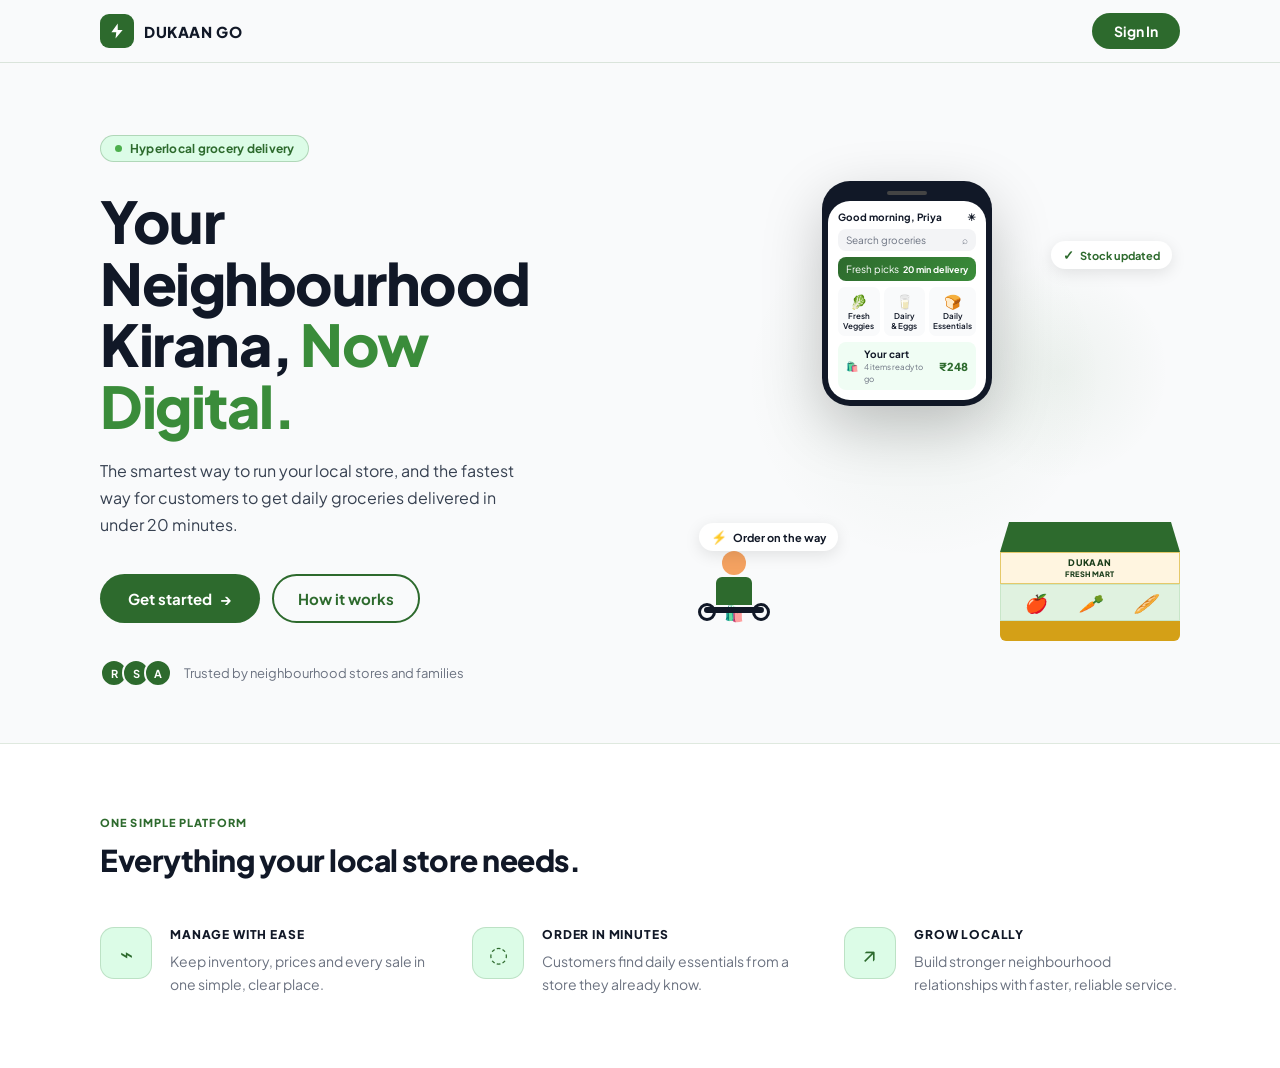
<file: frontend/index.html>
<!DOCTYPE html>

<html lang="en">

<head>

  <meta charset="UTF-8">

  <meta name="viewport" content="width=device-width, initial-scale=1.0, viewport-fit=cover">

  <title>Dukaan Go — Your Neighbourhood Kirana, Now Digital</title>

  <meta name="description" content="Manage your local kirana store and order daily groceries with Dukaan Go.">

  <link rel="preconnect" href="https://fonts.googleapis.com">

  <link rel="preconnect" href="https://fonts.gstatic.com" crossorigin>

  <link href="https://fonts.googleapis.com/css2?family=Plus+Jakarta+Sans:wght@400;500;600;700;800&display=swap" rel="stylesheet">

  <link rel="stylesheet" href="css/landing.css">

</head>

<body class="landing-page">

  <header class="landing-nav"><div class="landing-shell landing-nav__inner">

    <a href="index.html" class="landing-brand" aria-label="Dukaan Go home"><span class="landing-brand__icon" aria-hidden="true"><svg viewBox="0 0 24 24"><path d="M13 2 4.5 13.5H11L10 22l9.5-11.5H13V2Z"/></svg></span><span class="landing-brand__name">DUKAAN GO</span></a>

    <button class="landing-signin" id="signInTrigger" type="button" aria-haspopup="dialog" aria-controls="signInDialog">Sign In</button>

  </div></header>

  <main>

    <section class="landing-hero"><div class="landing-shell landing-hero__grid">

      <div class="landing-hero__content">

        <p class="landing-badge"><span class="landing-badge__dot" aria-hidden="true"></span>Hyperlocal grocery delivery</p>

        <h1 class="landing-headline">Your<br>Neighbourhood<br>Kirana, <span class="accent">Now Digital.</span></h1>

        <p class="landing-subtext">The smartest way to run your local store, and the fastest way for customers to get daily groceries delivered in under 20 minutes.</p>

        <div class="landing-hero__actions"><button class="landing-primary-action" type="button" data-open-signin>Get started <span aria-hidden="true">→</span></button><a class="landing-secondary-action" href="#how-it-works">How it works</a></div>

        <div class="landing-trust"><span class="landing-trust__avatars" aria-hidden="true"><i>R</i><i>S</i><i>A</i></span><span>Trusted by neighbourhood stores and families</span></div>

      </div>

      <div class="landing-scene" aria-label="Dukaan Go grocery delivery illustration">

        <div class="landing-scene__leaf leaf-one"></div><div class="landing-scene__leaf leaf-two"></div>

        <div class="landing-phone"><div class="landing-phone__speaker"></div><div class="landing-phone__screen"><div class="phone-top"><strong>Good morning, Priya</strong><span>☀</span></div><div class="phone-search">Search groceries <span>⌕</span></div><div class="phone-banner"><span>Fresh picks</span><b>20 min delivery</b></div><div class="phone-products"><span>🥬<b>Fresh<br>Veggies</b></span><span>🥛<b>Dairy<br>&amp; Eggs</b></span><span>🍞<b>Daily<br>Essentials</b></span></div><div class="phone-order"><span>🛍️</span><p><b>Your cart</b><small>4 items ready to go</small></p><strong>₹248</strong></div></div></div>

        <div class="landing-shop"><div class="shop-awning"></div><span class="shop-board">DUKAAN<br><small>FRESH MART</small></span><div class="shop-window"><i>🍎</i><i>🥕</i><i>🥖</i></div><div class="shop-counter"></div></div>

        <div class="landing-delivery"><div class="delivery-head"></div><div class="delivery-body"></div><div class="delivery-bag">🛍️</div><div class="delivery-wheel wheel-left"></div><div class="delivery-wheel wheel-right"></div><div class="delivery-cycle"></div></div>

        <div class="scene-pill scene-pill--stock"><span>✓</span> Stock updated</div><div class="scene-pill scene-pill--order"><span>⚡</span> Order on the way</div>

      </div>

    </div></section>

    <section class="landing-how" id="how-it-works"><div class="landing-shell">

      <p class="section-kicker">ONE SIMPLE PLATFORM</p><h2 class="landing-how__title">Everything your local store needs.</h2>

      <div class="landing-steps">

        <article class="landing-step"><span class="feature-icon">⌁</span><div class="landing-step__body"><h3 class="landing-step__title">MANAGE WITH EASE</h3><p class="landing-step__desc">Keep inventory, prices and every sale in one simple, clear place.</p></div></article>

        <article class="landing-step"><span class="feature-icon">◌</span><div class="landing-step__body"><h3 class="landing-step__title">ORDER IN MINUTES</h3><p class="landing-step__desc">Customers find daily essentials from a store they already know.</p></div></article>

        <article class="landing-step"><span class="feature-icon">↗</span><div class="landing-step__body"><h3 class="landing-step__title">GROW LOCALLY</h3><p class="landing-step__desc">Build stronger neighbourhood relationships with faster, reliable service.</p></div></article>

      </div>

    </div></section>

  </main>

  <section class="signin-dialog" id="signInDialog" role="dialog" aria-modal="true" aria-labelledby="signInTitle" aria-hidden="true"><div class="signin-card">

    <button class="signin-close" id="signInClose" type="button" aria-label="Close sign in options">×</button><div class="signin-card__mark" aria-hidden="true"><svg viewBox="0 0 24 24"><path d="M13 2 4.5 13.5H11L10 22l9.5-11.5H13V2Z"/></svg></div>

    <p class="signin-eyebrow">WELCOME BACK</p><h2 id="signInTitle">Where would you like to sign in?</h2><p class="signin-intro">Choose the space that is right for you.</p>

    <div class="signin-options"><a class="signin-option" href="customer/index.html"><span class="signin-option__icon">🛍️</span><span><b>Customer</b><small>Shop groceries from your local store</small></span><em aria-hidden="true">→</em></a><a class="signin-option" href="login.html"><span class="signin-option__icon">▦</span><span><b>Owner or Admin</b><small>Manage your store and operations</small></span><em aria-hidden="true">→</em></a></div>

  </div></section>

  <script>

    (() => { const dialog = document.getElementById('signInDialog'); const trigger = document.getElementById('signInTrigger'); const close = document.getElementById('signInClose'); const open = () => { dialog.classList.add('is-open'); dialog.setAttribute('aria-hidden', 'false'); close.focus(); }; const shut = () => { dialog.classList.remove('is-open'); dialog.setAttribute('aria-hidden', 'true'); trigger.focus(); }; trigger.addEventListener('click', open); document.querySelectorAll('[data-open-signin]').forEach(button => button.addEventListener('click', open)); close.addEventListener('click', shut); dialog.addEventListener('click', event => { if (event.target === dialog) shut(); }); document.addEventListener('keydown', event => { if (event.key === 'Escape' && dialog.classList.contains('is-open')) shut(); }); })();

  </script>

</body>

</html>
</file>
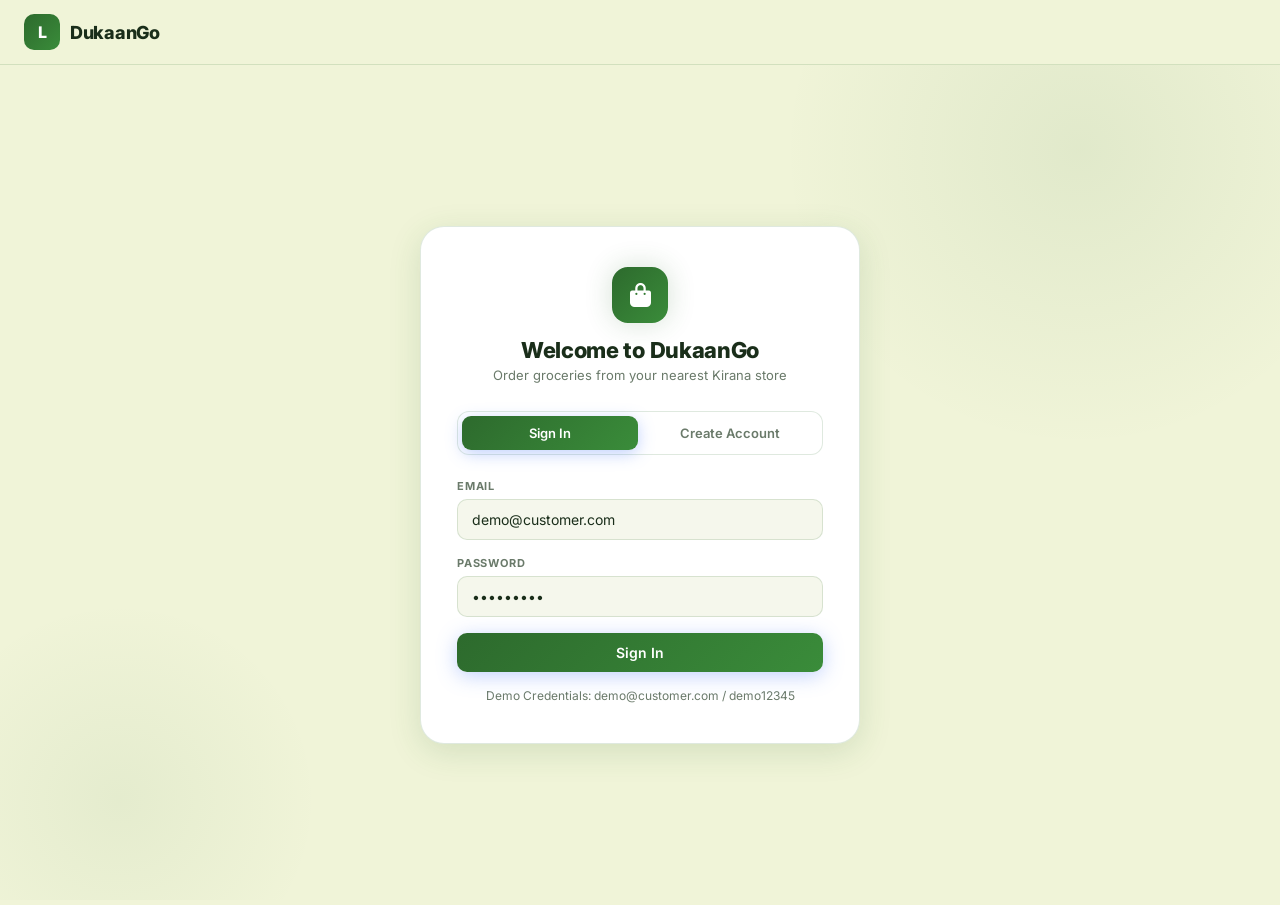
<file: frontend/customer/index.html>
<!DOCTYPE html>
<html lang="en">
<head>
  <meta charset="UTF-8">
  <meta name="viewport" content="width=device-width, initial-scale=1.0, maximum-scale=1.0, user-scalable=no">
  <title>DukaanGo — Shop Groceries Online</title>
  <meta name="description" content="Order groceries from your nearest Kirana store. Fast delivery in under 20 minutes.">
  <link rel="stylesheet" href="customer.css">
  <link rel="stylesheet" href="https://cdnjs.cloudflare.com/ajax/libs/font-awesome/6.5.1/css/all.min.css">
</head>
<body>

<div class="bg-canvas"></div>

<!-- ─── Navbar ─── -->
<nav class="navbar">
  <div class="nav-brand">
    <div class="nav-logo">L</div>
    <span class="nav-title">DukaanGo</span>
  </div>
  <div class="nav-actions">
    <span class="nav-user" id="navUser"></span>
    <button class="nav-btn" id="navCartBtn" style="display:none" onclick="toggleMobileCart()">
      <i class="fas fa-shopping-cart"></i>
      <span class="cart-badge" id="cartBadge" style="display:none">0</span>
    </button>
    <button class="nav-btn" id="navLogout" style="display:none" onclick="handleLogout()">
      <i class="fas fa-right-from-bracket"></i> Logout
    </button>
  </div>
</nav>

<!-- ═══════ VIEW: AUTH ═══════ -->
<div class="view active" id="view-auth">
  <div class="auth-container">
    <div class="auth-card">
      <div class="auth-header">
        <div class="auth-icon"><i class="fas fa-bag-shopping"></i></div>
        <div class="auth-title">Welcome to DukaanGo</div>
        <div class="auth-sub">Order groceries from your nearest Kirana store</div>
      </div>

      <div class="auth-tabs">
        <button class="auth-tab active" id="authTabLogin" onclick="switchAuthTab('login')">Sign In</button>
        <button class="auth-tab" id="authTabRegister" onclick="switchAuthTab('register')">Create Account</button>
      </div>

      <div class="form-error" id="authError"></div>

      <!-- Login Panel -->
      <div class="form-panel active" id="authPanelLogin">
        <form onsubmit="handleLogin(event)">
          <div class="form-group">
            <label class="form-label">Email</label>
            <input class="form-input" type="email" id="loginEmail" placeholder="you@example.com" value="demo@customer.com" required>
          </div>
          <div class="form-group">
            <label class="form-label">Password</label>
            <input class="form-input" type="password" id="loginPassword" placeholder="Enter your password" value="demo12345" required>
          </div>
          <button type="submit" class="btn btn-primary btn-block" id="loginBtn">
            <span class="spinner"></span>
            <span class="btn-label">Sign In</span>
          </button>
          <div style="text-align:center; margin-top:16px; font-size:12px; color:var(--text-muted);">
            Demo Credentials: demo@customer.com / demo12345
          </div>
        </form>
      </div>

      <!-- Register Panel -->
      <div class="form-panel" id="authPanelRegister">
        <form onsubmit="handleRegister(event)">
          <div class="form-group">
            <label class="form-label">Full Name</label>
            <input class="form-input" type="text" id="regName" placeholder="Your name" required>
          </div>
          <div class="form-group">
            <label class="form-label">Email</label>
            <input class="form-input" type="email" id="regEmail" placeholder="you@example.com" required>
          </div>
          <div class="form-group">
            <label class="form-label">Password</label>
            <input class="form-input" type="password" id="regPassword" placeholder="Min 8 characters" required>
          </div>
          <div class="form-group">
            <label class="form-label">Confirm Password</label>
            <input class="form-input" type="password" id="regConfirm" placeholder="Re-enter password" required>
          </div>
          <button type="submit" class="btn btn-primary btn-block" id="regBtn">
            <span class="spinner"></span>
            <span class="btn-label"><i class="fas fa-user-plus"></i> Create Account</span>
          </button>
        </form>
      </div>
    </div>
  </div>
</div>

<!-- ═══════ VIEW: CATALOG ═══════ -->
<div class="view" id="view-catalog">
  <div class="main-content">
    <div class="page-header">
      <div class="page-title">Shop Groceries 🛒</div>
      <div class="page-sub">Fresh products from your neighbourhood Kirana store</div>
    </div>

    <div class="cat-bar" id="catBar">
      <button class="cat-pill active" data-cat="All">All</button>
    </div>

    <div class="catalog-layout">
      <div class="product-grid" id="productGrid"></div>

      <!-- Cart Sidebar -->
      <div class="cart-sidebar" id="cartSidebar">
        <div class="cart-title"><i class="fas fa-shopping-cart"></i> Your Cart</div>
        <div class="cart-empty" id="cartEmpty">
          <i class="fas fa-cart-plus"></i>
          Your cart is empty.<br>Add some products to get started!
        </div>
        <div id="cartList"></div>
        <div class="cart-footer" id="cartFooter" style="display:none">
          <div class="cart-total">
            <span>Total</span>
            <span class="cart-total-val" id="cartTotal">₹0</span>
          </div>
          <button class="btn btn-primary btn-block" onclick="goToCheckout()">
            <i class="fas fa-arrow-right"></i> Proceed to Checkout
          </button>
        </div>
      </div>
    </div>
  </div>
</div>

<!-- ═══════ VIEW: CHECKOUT ═══════ -->
<div class="view" id="view-checkout">
  <div class="main-content">
    <div class="checkout-container">
      <div class="page-header">
        <button class="btn btn-ghost" onclick="showView('catalog')" style="margin-bottom:8px">
          <i class="fas fa-arrow-left"></i> Back to catalog
        </button>
        <div class="page-title">Checkout</div>
      </div>

      <!-- Order Summary -->
      <div class="checkout-card">
        <div class="checkout-card-title"><i class="fas fa-receipt"></i> Order Summary</div>
        <div id="checkoutItems"></div>
        <div class="checkout-item" style="border-top:1px solid var(--border);margin-top:8px;padding-top:12px;font-weight:700;font-size:15px">
          <span>Total</span>
          <span id="checkoutTotal" style="color:var(--green)">₹0</span>
        </div>
      </div>

      <!-- Delivery Address -->
      <div class="checkout-card">
        <div class="checkout-card-title"><i class="fas fa-map-marker-alt"></i> Delivery Address</div>
        <textarea class="form-input" id="deliveryAddress" placeholder="Enter your full delivery address (min 20 characters)..." rows="3"></textarea>
      </div>

      <!-- Payment Method -->
      <div class="checkout-card">
        <div class="checkout-card-title"><i class="fas fa-credit-card"></i> Payment Method</div>
        <div class="radio-group">
          <label class="radio-option selected" data-method="COD" onclick="selectPayment('COD')">
            <input type="radio" name="payment" value="COD" checked>
            <div>
              <div class="radio-label">💵 Cash on Delivery</div>
              <div class="radio-desc">Pay when your order arrives</div>
            </div>
          </label>
          <label class="radio-option" data-method="UPI" onclick="selectPayment('UPI')">
            <input type="radio" name="payment" value="UPI">
            <div>
              <div class="radio-label">📱 UPI Payment</div>
              <div class="radio-desc">Pay via Google Pay, PhonePe, etc.</div>
            </div>
          </label>
        </div>
        <div class="upi-placeholder" id="upiPlaceholder" style="display:none">
          <i class="fas fa-qrcode" style="font-size:48px;display:block;margin-bottom:8px;opacity:0.5"></i>
          Pay via UPI before placing your order
        </div>
      </div>

      <div class="form-error" id="checkoutError"></div>

      <button class="btn btn-primary btn-block" id="placeOrderBtn" onclick="placeOrder()" style="margin-top:8px;padding:14px">
        <span class="spinner"></span>
        <span class="btn-label"><i class="fas fa-check"></i> Place Order</span>
      </button>
    </div>
  </div>
</div>

<!-- ═══════ VIEW: CONFIRMATION ═══════ -->
<div class="view" id="view-confirm">
  <div class="confirm-container">
    <div class="confirm-card">
      <div class="confirm-icon"><i class="fas fa-check"></i></div>
      <div class="confirm-title">Order Placed! 🎉</div>
      <div class="confirm-sub">Your order is being prepared for delivery</div>

      <div class="confirm-detail">
        <span class="confirm-detail-label">Order ID</span>
        <span class="confirm-detail-val" id="confirmOrderId">#—</span>
      </div>
      <div class="confirm-detail">
        <span class="confirm-detail-label">Estimated Delivery</span>
        <span class="confirm-detail-val" id="confirmEta">~20 minutes</span>
      </div>
      <div class="confirm-detail">
        <span class="confirm-detail-label">Total</span>
        <span class="confirm-detail-val" style="color:var(--green)" id="confirmTotal">₹0</span>
      </div>
      <div class="confirm-detail">
        <span class="confirm-detail-label">Payment</span>
        <span class="confirm-detail-val" id="confirmPayment">COD</span>
      </div>

      <div class="confirm-items">
        <div class="confirm-items-title">Items Ordered</div>
        <div id="confirmItemsList"></div>
      </div>

      <button class="btn btn-primary btn-block" onclick="backToCatalog()" style="margin-top:16px">
        <i class="fas fa-arrow-left"></i> Back to Catalog
      </button>
    </div>
  </div>
</div>

<script src="cart.js"></script>
<script src="customer.js"></script>
</body>
</html>
</file>
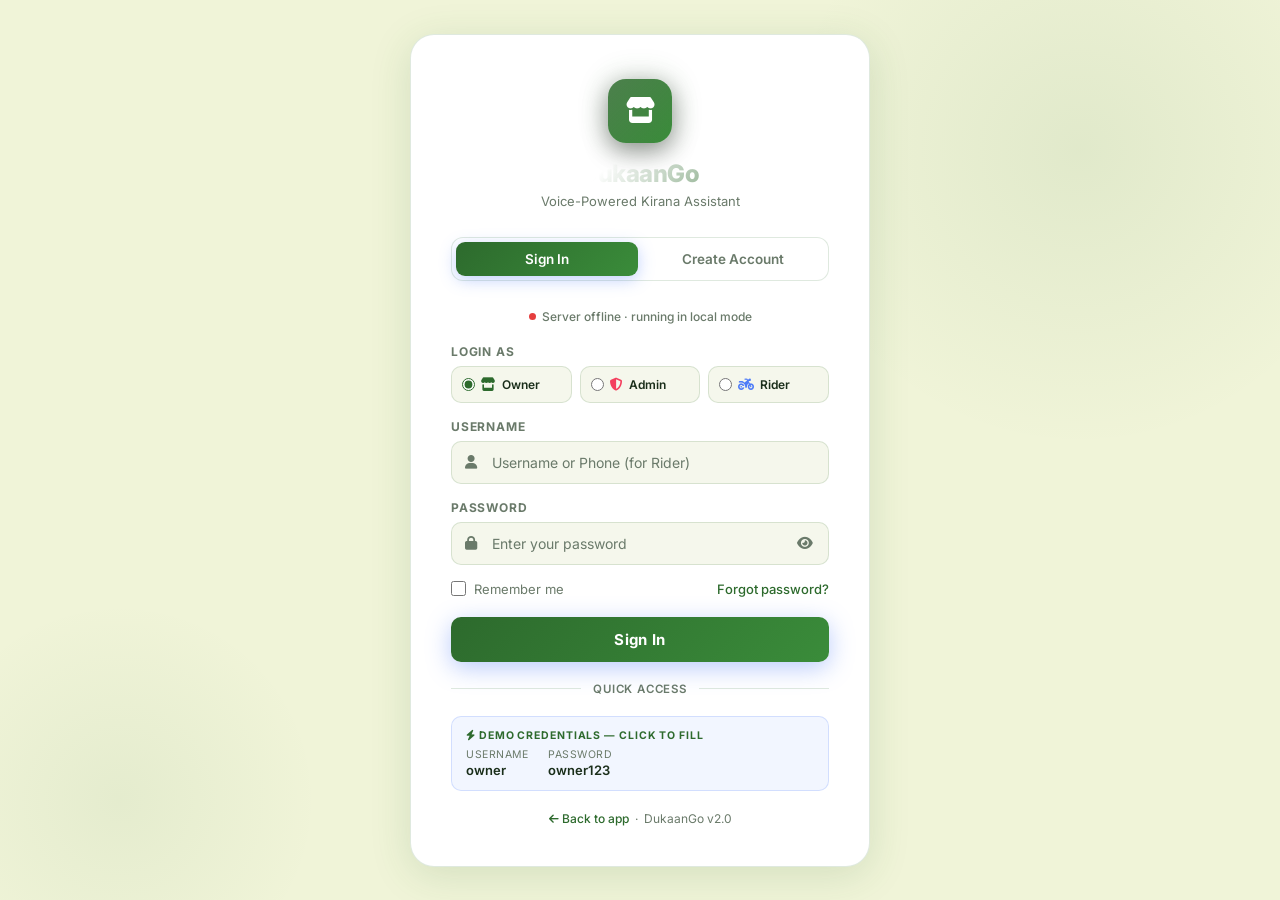
<file: frontend/login.html>
<!DOCTYPE html>
<html lang="en">
<head>
  <meta charset="UTF-8" />
  <meta name="viewport" content="width=device-width, initial-scale=1.0" />
  <title>DukaanGo — Sign In / Register</title>
  <meta name="description" content="Sign in or create a new account for DukaanGo, the voice-powered kirana shop assistant." />
  <link rel="preconnect" href="https://fonts.googleapis.com" />
  <link href="https://fonts.googleapis.com/css2?family=Inter:wght@300;400;500;600;700;800&display=swap" rel="stylesheet" />
  <link rel="stylesheet" href="https://cdnjs.cloudflare.com/ajax/libs/font-awesome/6.5.0/css/all.min.css" crossorigin="anonymous" />
  <style>
    *, *::before, *::after { box-sizing: border-box; margin: 0; padding: 0; }

    :root {
      --bg:           #f0f4d8;
      --bg-card:      #ffffff;
      --bg-input:     #f5f7ec;
      --border:       rgba(45,106,45,0.15);
      --border-focus: #3a8c3a;
      --text:         #1a2e1a;
      --text-muted:   #6a7a6a;
      --accent:       #2d6a2d;
      --accent-2:     #3a8c3a;
      --accent-glow:  rgba(45,106,45,0.2);
      --success:      #3a8c3a;
      --danger:       #e53e3e;
      --radius:       16px;
      --radius-sm:    10px;
      --shadow:       0 8px 40px rgba(45,106,45,0.15);
      --font:         'Inter', sans-serif;
      --transition:   0.25s cubic-bezier(0.4,0,0.2,1);
    }

    html, body { height: 100%; font-family: var(--font); background: var(--bg); color: var(--text); }

    /* ── Background ── */
    .bg-canvas { position: fixed; inset: 0; z-index: 0; overflow: hidden; background: #f0f4d8; }
    .bg-canvas::before {
      content: ''; position: absolute; width: 600px; height: 600px; border-radius: 50%;
      background: radial-gradient(circle, rgba(45,106,45,0.08) 0%, transparent 70%);
      top: -150px; right: -100px;
    }
    .bg-canvas::after {
      content: ''; position: absolute; width: 400px; height: 400px; border-radius: 50%;
      background: radial-gradient(circle, rgba(45,106,45,0.06) 0%, transparent 70%);
      bottom: -100px; left: -80px;
    }
    .bg-grid { display: none; }

    /* ── Page ── */
    .page { position: relative; z-index: 1; min-height: 100vh; display: flex; align-items: center; justify-content: center; padding: 24px; }

    /* ── Card ── */
    .card {
      width: 100%; max-width: 460px;
      background: var(--bg-card);
      backdrop-filter: blur(24px) saturate(1.4);
      -webkit-backdrop-filter: blur(24px) saturate(1.4);
      border: 1px solid var(--border);
      border-radius: 24px;
      padding: 44px 40px 40px;
      box-shadow: var(--shadow), 0 0 0 1px rgba(255,255,255,0.04) inset;
      animation: slideUp 0.5s cubic-bezier(0.22,1,0.36,1) both;
    }
    @keyframes slideUp { from{opacity:0;transform:translateY(28px) scale(0.97)} to{opacity:1;transform:translateY(0) scale(1)} }

    /* ── Logo ── */
    .logo-area { text-align: center; margin-bottom: 28px; }
    .logo-icon {
      display: inline-flex; align-items: center; justify-content: center;
      width: 64px; height: 64px; border-radius: 18px;
      background: linear-gradient(135deg, var(--accent), var(--accent-2));
      box-shadow: 0 0 32px var(--accent-glow), 0 8px 24px rgba(0,0,0,0.4);
      font-size: 26px; color: #fff; margin-bottom: 16px; position: relative; overflow: hidden;
    }
    .logo-icon::after { content:''; position:absolute; inset:0; background:linear-gradient(135deg,rgba(255,255,255,0.15),transparent); border-radius:inherit; }
    .logo-title {
      font-size: 24px; font-weight: 800; letter-spacing: -0.5px;
      background: linear-gradient(135deg, #fff 40%, var(--accent));
      -webkit-background-clip: text; -webkit-text-fill-color: transparent; background-clip: text;
      margin-bottom: 5px;
    }
    .logo-sub { font-size: 13px; color: var(--text-muted); }

    /* ── Mode toggle tabs ── */
    .mode-tabs {
      display: flex; background: rgba(255,255,255,0.04); border: 1px solid var(--border);
      border-radius: 12px; padding: 4px; gap: 4px; margin-bottom: 28px;
    }
    .mode-tab {
      flex: 1; padding: 9px; border: none; border-radius: 9px; background: none;
      font-family: var(--font); font-size: 13.5px; font-weight: 600;
      color: var(--text-muted); cursor: pointer; transition: all 0.2s;
    }
    .mode-tab.active {
      background: linear-gradient(135deg, var(--accent), var(--accent-2));
      color: #fff; box-shadow: 0 4px 16px rgba(79,125,248,0.35);
    }

    /* ── Status badge ── */
    .status-row { display:flex; align-items:center; justify-content:center; gap:6px; margin-bottom:20px; }
    .status-dot { width:7px; height:7px; border-radius:50%; background:var(--text-muted); animation:pulse 2s ease infinite; }
    .status-dot.online { background:var(--success); }
    .status-dot.offline { background:var(--danger); animation:none; }
    .status-text { font-size:12px; color:var(--text-muted); font-weight:500; }
    @keyframes pulse { 0%,100%{opacity:1} 50%{opacity:0.4} }

    /* ── Alert ── */
    .alert { display:none; align-items:center; gap:10px; padding:11px 14px; border-radius:var(--radius-sm); font-size:13px; font-weight:500; margin-bottom:16px; animation:fadeIn 0.2s; }
    .alert.show { display:flex; }
    .alert-error   { background:rgba(248,113,113,0.1); border:1px solid rgba(248,113,113,0.3); color:#fca5a5; }
    .alert-success { background:rgba(52,211,153,0.1);  border:1px solid rgba(52,211,153,0.3);  color:#6ee7b7; }
    @keyframes fadeIn { from{opacity:0;transform:translateY(-5px)} to{opacity:1;transform:translateY(0)} }

    /* ── Form fields ── */
    .form-group { margin-bottom: 16px; }
    .form-label { display:block; font-size:12px; font-weight:700; color:var(--text-muted); text-transform:uppercase; letter-spacing:0.8px; margin-bottom:7px; }
    .input-wrap { position:relative; }
    .input-icon { position:absolute; left:14px; top:50%; transform:translateY(-50%); color:var(--text-muted); font-size:14px; pointer-events:none; transition:color 0.2s; }
    .form-input {
      width:100%; padding:12px 42px 12px 40px;
      background:var(--bg-input); border:1.5px solid var(--border);
      border-radius:var(--radius-sm); color:var(--text);
      font-family:var(--font); font-size:14px; outline:none;
      transition:border-color 0.2s, box-shadow 0.2s, background 0.2s;
    }
    .form-input::placeholder { color:var(--text-muted); }
    .form-input:focus { border-color:var(--accent); background:rgba(79,125,248,0.07); box-shadow:0 0 0 3px rgba(79,125,248,0.18); }
    .input-wrap:focus-within .input-icon { color:var(--accent); }
    .toggle-pw {
      position:absolute; right:12px; top:50%; transform:translateY(-50%);
      background:none; border:none; color:var(--text-muted); cursor:pointer; padding:4px; font-size:14px; transition:color 0.2s;
    }
    .toggle-pw:hover { color:var(--text); }

    /* ── Password strength bar ── */
    .strength-bar { display:none; margin-top:6px; }
    .strength-bar.show { display:block; }
    .strength-track { height:3px; background:rgba(255,255,255,0.08); border-radius:2px; overflow:hidden; margin-bottom:4px; }
    .strength-fill { height:100%; width:0%; border-radius:2px; transition:width 0.3s, background 0.3s; }
    .strength-label { font-size:11px; color:var(--text-muted); }

    /* ── Helper text ── */
    .field-hint { font-size:11px; color:var(--text-muted); margin-top:5px; }

    /* ── Checkbox ── */
    .form-meta { display:flex; align-items:center; justify-content:space-between; margin-bottom:20px; font-size:13px; }
    .remember-label { display:flex; align-items:center; gap:8px; cursor:pointer; color:var(--text-muted); user-select:none; }
    .remember-label input[type="checkbox"] { width:15px; height:15px; accent-color:var(--accent); cursor:pointer; }
    .forgot-link { color:var(--accent); text-decoration:none; font-weight:500; transition:opacity 0.2s; }
    .forgot-link:hover { opacity:0.75; }

    /* ── Submit btn ── */
    .btn-submit {
      width:100%; padding:13px; border:none; border-radius:var(--radius-sm);
      background:linear-gradient(135deg, var(--accent) 0%, var(--accent-2) 100%);
      color:#fff; font-family:var(--font); font-size:15px; font-weight:700;
      letter-spacing:0.3px; cursor:pointer; position:relative; overflow:hidden;
      transition:opacity 0.2s, transform 0.15s, box-shadow 0.2s;
      box-shadow:0 6px 24px rgba(79,125,248,0.4);
    }
    .btn-submit::before { content:''; position:absolute; inset:0; background:linear-gradient(135deg,rgba(255,255,255,0.15),transparent); opacity:0; transition:opacity 0.2s; }
    .btn-submit:hover:not(:disabled) { opacity:0.93; transform:translateY(-1px); box-shadow:0 10px 32px rgba(79,125,248,0.5); }
    .btn-submit:hover:not(:disabled)::before { opacity:1; }
    .btn-submit:active:not(:disabled) { transform:translateY(0); }
    .btn-submit:disabled { opacity:0.6; cursor:not-allowed; }
    .spinner { display:none; width:17px; height:17px; border:2.5px solid rgba(255,255,255,0.35); border-top-color:#fff; border-radius:50%; animation:spin 0.7s linear infinite; vertical-align:middle; margin-right:7px; }
    .btn-submit.loading .spinner { display:inline-block; }
    @keyframes spin { to{transform:rotate(360deg)} }

    /* ── Divider ── */
    .divider { display:flex; align-items:center; gap:12px; margin:20px 0; color:var(--text-muted); font-size:11.5px; font-weight:600; text-transform:uppercase; letter-spacing:0.8px; }
    .divider::before, .divider::after { content:''; flex:1; height:1px; background:var(--border); }

    /* ── Demo box ── */
    .demo-box {
      background:rgba(79,125,248,0.07); border:1px solid rgba(79,125,248,0.2); border-radius:var(--radius-sm);
      padding:12px 14px; font-size:12.5px; color:var(--text-muted); cursor:pointer;
      transition:background 0.2s, border-color 0.2s;
    }
    .demo-box:hover { background:rgba(79,125,248,0.12); border-color:rgba(79,125,248,0.4); }
    .demo-box-title { font-size:10.5px; font-weight:700; text-transform:uppercase; letter-spacing:0.9px; color:var(--accent); margin-bottom:6px; }
    .demo-creds { display:flex; gap:20px; }
    .demo-cred span:first-child { font-size:10.5px; text-transform:uppercase; letter-spacing:0.5px; display:block; margin-bottom:1px; }
    .demo-cred strong { font-size:13px; color:var(--text); font-weight:600; }

    /* ── Footer ── */
    .card-footer { text-align:center; margin-top:20px; font-size:12px; color:var(--text-muted); }
    .card-footer a { color:var(--accent); text-decoration:none; font-weight:500; }
    .card-footer a:hover { opacity:0.75; }

    /* ── Form panels (login / register) ── */
    .form-panel { display:none; }
    .form-panel.active { display:block; }

    /* ── Terms ── */
    .terms-label { display:flex; align-items:flex-start; gap:9px; cursor:pointer; font-size:12.5px; color:var(--text-muted); line-height:1.5; user-select:none; margin-bottom:18px; }
    .terms-label input { width:15px; height:15px; flex-shrink:0; margin-top:1px; accent-color:var(--accent); cursor:pointer; }
    .terms-label a { color:var(--accent); text-decoration:none; }

    @media (max-width: 480px) {
      .card { padding:32px 20px 28px; }
    }
  </style>
</head>
<body>

<div class="bg-canvas"><div class="bg-blob3"></div></div>
<div class="bg-grid"></div>

<main class="page">
  <div class="card" role="main">

    <!-- Logo -->
    <div class="logo-area">
      <div class="logo-icon"><i class="fas fa-store"></i></div>
      <div class="logo-title">DukaanGo</div>
      <div class="logo-sub">Voice-Powered Kirana Assistant</div>
    </div>

    <!-- Mode Toggle -->
    <div class="mode-tabs" role="tablist">
      <button class="mode-tab active" id="tabLogin"    onclick="switchMode('login')"    role="tab">Sign In</button>
      <button class="mode-tab"        id="tabRegister" onclick="switchMode('register')" role="tab">Create Account</button>
    </div>

    <!-- Server Status -->
    <div class="status-row">
      <div class="status-dot" id="backendDot"></div>
      <span class="status-text" id="backendStatusText">Connecting to server…</span>
    </div>

    <!-- Alert -->
    <div class="alert" id="alertBox" role="alert">
      <i class="fas fa-exclamation-circle" id="alertIcon"></i>
      <span id="alertMsg"></span>
    </div>

    <!-- ══════════ LOGIN PANEL ══════════ -->
    <div class="form-panel active" id="panelLogin">
      <form id="loginForm" autocomplete="on" novalidate>

        <div class="form-group">
          <label class="form-label">Login As</label>
          <div class="flex gap-8" style="display:flex; gap:8px;">
            <label style="flex:1;display:flex;align-items:center;gap:6px;padding:10px 10px;background:var(--bg-input);border:1.5px solid var(--border);border-radius:var(--radius-sm);cursor:pointer;transition:all 0.2s" id="roleOwnerWrap">
              <input type="radio" name="loginRole" value="owner" checked style="accent-color:var(--accent)" />
              <i class="fas fa-store" style="color:var(--accent);font-size:13px"></i>
              <span style="font-size:12px;font-weight:600">Owner</span>
            </label>
            <label style="flex:1;display:flex;align-items:center;gap:6px;padding:10px 10px;background:var(--bg-input);border:1.5px solid var(--border);border-radius:var(--radius-sm);cursor:pointer;transition:all 0.2s" id="roleAdminWrap">
              <input type="radio" name="loginRole" value="admin" style="accent-color:#f43f5e" />
              <i class="fas fa-shield-halved" style="color:#f43f5e;font-size:13px"></i>
              <span style="font-size:12px;font-weight:600">Admin</span>
            </label>
            <label style="flex:1;display:flex;align-items:center;gap:6px;padding:10px 10px;background:var(--bg-input);border:1.5px solid var(--border);border-radius:var(--radius-sm);cursor:pointer;transition:all 0.2s" id="roleRiderWrap">
              <input type="radio" name="loginRole" value="rider" style="accent-color:#4f7df8" />
              <i class="fas fa-motorcycle" style="color:#4f7df8;font-size:13px"></i>
              <span style="font-size:12px;font-weight:600">Rider</span>
            </label>
          </div>
        </div>

        <div class="form-group">
          <label class="form-label" for="loginUsername">Username</label>
          <div class="input-wrap">
            <i class="fas fa-user input-icon"></i>
            <input class="form-input" type="text" id="loginUsername" name="username"
                   placeholder="Username or Phone (for Rider)" autocomplete="username" required spellcheck="false" />
          </div>
        </div>

        <div class="form-group">
          <label class="form-label" for="loginPassword">Password</label>
          <div class="input-wrap">
            <i class="fas fa-lock input-icon"></i>
            <input class="form-input" type="password" id="loginPassword" name="password"
                   placeholder="Enter your password" autocomplete="current-password" required />
            <button type="button" class="toggle-pw" onclick="togglePw('loginPassword',this)">
              <i class="fas fa-eye"></i>
            </button>
          </div>
        </div>

        <div class="form-meta">
          <label class="remember-label">
            <input type="checkbox" id="rememberMe" /> Remember me
          </label>
          <a href="#" class="forgot-link" onclick="forgotHint(event)">Forgot password?</a>
        </div>

        <button type="submit" class="btn-submit" id="loginBtn">
          <span class="spinner"></span>
          <span class="btn-text">Sign In</span>
        </button>
      </form>

      <div class="divider">Quick Access</div>
      <div class="demo-box" onclick="fillDemo()">
        <div class="demo-box-title"><i class="fas fa-bolt"></i> Demo Credentials — click to fill</div>
        <div class="demo-creds" id="demoCredsDisplay">
          <div class="demo-cred"><span>Username</span><strong id="demoUsername">owner</strong></div>
          <div class="demo-cred"><span>Password</span><strong id="demoPassword">owner123</strong></div>
        </div>
      </div>
    </div>

    <!-- ══════════ REGISTER PANEL ══════════ -->
    <div class="form-panel" id="panelRegister">
      <form id="registerForm" autocomplete="on" novalidate>

        <div class="form-group">
          <label class="form-label" for="regUsername">Username</label>
          <div class="input-wrap">
            <i class="fas fa-user input-icon"></i>
            <input class="form-input" type="text" id="regUsername" name="username"
                   placeholder="Choose a username (min 3 chars)" autocomplete="username" required spellcheck="false" />
          </div>
          <div class="field-hint">3–30 characters, letters and numbers only recommended.</div>
        </div>

        <div class="form-group">
          <label class="form-label" for="regPassword">Password</label>
          <div class="input-wrap">
            <i class="fas fa-lock input-icon"></i>
            <input class="form-input" type="password" id="regPassword" name="password"
                   placeholder="Choose a strong password" autocomplete="new-password" required />
            <button type="button" class="toggle-pw" onclick="togglePw('regPassword',this)">
              <i class="fas fa-eye"></i>
            </button>
          </div>
          <!-- Strength meter -->
          <div class="strength-bar" id="strengthBar">
            <div class="strength-track"><div class="strength-fill" id="strengthFill"></div></div>
            <div class="strength-label" id="strengthLabel">Weak</div>
          </div>
        </div>

        <div class="form-group">
          <label class="form-label" for="regConfirm">Confirm Password</label>
          <div class="input-wrap">
            <i class="fas fa-lock-open input-icon"></i>
            <input class="form-input" type="password" id="regConfirm" name="confirmPassword"
                   placeholder="Re-enter your password" autocomplete="new-password" required />
            <button type="button" class="toggle-pw" onclick="togglePw('regConfirm',this)">
              <i class="fas fa-eye"></i>
            </button>
          </div>
        </div>

        <label class="terms-label">
          <input type="checkbox" id="agreeTerms" required />
          I agree to the <a href="#" onclick="return false">Terms of Service</a> and
          <a href="#" onclick="return false">Privacy Policy</a>
        </label>

        <button type="submit" class="btn-submit" id="registerBtn">
          <span class="spinner"></span>
          <span class="btn-text"><i class="fas fa-user-plus"></i> Create Account</span>
        </button>
      </form>
    </div>

    <!-- Footer -->
    <div class="card-footer">
      <a href="index.html"><i class="fas fa-arrow-left" style="font-size:11px"></i> Back to app</a>
      &nbsp;·&nbsp; DukaanGo v2.0
    </div>

  </div>
</main>

<script>
  /* ── Config ── */
  const BACKEND   = 'http://127.0.0.1:5005';
  const TOKEN_KEY = 'lc_auth_token';
  const USER_KEY  = 'lc_auth_user';

  /* ── Already logged in? ── */
  if (sessionStorage.getItem(TOKEN_KEY) || localStorage.getItem(TOKEN_KEY)) {
    try {
      const u = JSON.parse(sessionStorage.getItem(USER_KEY) || localStorage.getItem(USER_KEY) || '{}');
      if (u.role === 'Admin') window.location.replace('admin.html');
      else if (u.role === 'Rider') window.location.replace('rider.html');
      else window.location.replace('owner.html');
    } catch(_) { window.location.replace('owner.html'); }
  }

  /* ── Backend health ── */
  async function checkHealth() {
    const dot  = document.getElementById('backendDot');
    const text = document.getElementById('backendStatusText');
    try {
      const r = await fetch(`${BACKEND}/health`, { signal: AbortSignal.timeout(3000) });
      if (r.ok) { dot.className = 'status-dot online'; text.textContent = 'Server online · Ready'; return true; }
    } catch (_) {}
    dot.className = 'status-dot offline';
    text.textContent = 'Server offline · running in local mode';
    return false;
  }
  checkHealth();

  /* ── Mode switching ── */
  let currentMode = 'login';
  function switchMode(mode) {
    currentMode = mode;
    document.getElementById('panelLogin').classList.toggle('active', mode === 'login');
    document.getElementById('panelRegister').classList.toggle('active', mode === 'register');
    document.getElementById('tabLogin').classList.toggle('active', mode === 'login');
    document.getElementById('tabRegister').classList.toggle('active', mode === 'register');
    hideAlert();
    if (mode === 'login') document.getElementById('loginUsername').focus();
    else document.getElementById('regUsername').focus();
  }

  /* ── Alert helpers ── */
  function showAlert(msg, type = 'error') {
    const box  = document.getElementById('alertBox');
    const icon = document.getElementById('alertIcon');
    box.className = `alert alert-${type} show`;
    icon.className = type === 'error' ? 'fas fa-exclamation-circle' : 'fas fa-check-circle';
    document.getElementById('alertMsg').textContent = msg;
  }
  function hideAlert() { document.getElementById('alertBox').classList.remove('show'); }

  /* ── Toggle password eye ── */
  function togglePw(inputId, btn) {
    const inp = document.getElementById(inputId);
    const isText = inp.type === 'text';
    inp.type = isText ? 'password' : 'text';
    btn.querySelector('i').className = isText ? 'fas fa-eye' : 'fas fa-eye-slash';
  }

  /* ── Password strength ── */
  document.getElementById('regPassword').addEventListener('input', function () {
    const val = this.value;
    const bar  = document.getElementById('strengthBar');
    const fill = document.getElementById('strengthFill');
    const lbl  = document.getElementById('strengthLabel');
    if (!val) { bar.classList.remove('show'); return; }
    bar.classList.add('show');
    let score = 0;
    if (val.length >= 6)  score++;
    if (val.length >= 10) score++;
    if (/[A-Z]/.test(val)) score++;
    if (/[0-9]/.test(val)) score++;
    if (/[^A-Za-z0-9]/.test(val)) score++;
    const levels = [
      { w:'20%',  bg:'#f87171', label:'Very Weak' },
      { w:'40%',  bg:'#fb923c', label:'Weak'      },
      { w:'60%',  bg:'#facc15', label:'Fair'      },
      { w:'80%',  bg:'#4ade80', label:'Good'      },
      { w:'100%', bg:'#22c55e', label:'Strong 💪'  },
    ];
    const lvl = levels[Math.min(score, 4)];
    fill.style.width = lvl.w;
    fill.style.background = lvl.bg;
    lbl.textContent = lvl.label;
    lbl.style.color = lvl.bg;
  });

  /* ── Confirm password live check ── */
  document.getElementById('regConfirm').addEventListener('input', function () {
    const pw = document.getElementById('regPassword').value;
    this.style.borderColor = this.value && this.value !== pw ? '#f87171' : '';
  });

  /* ── Restore remembered username ── */
  const savedUser = localStorage.getItem('lc_remembered_user');
  if (savedUser) { document.getElementById('loginUsername').value = savedUser; document.getElementById('rememberMe').checked = true; }

  /* ── Auto-select admin role if coming from admin portal ── */
  if (sessionStorage.getItem('lc_login_role') === 'admin') {
    const adminRadio = document.querySelector('input[name="loginRole"][value="admin"]');
    if (adminRadio) { adminRadio.checked = true; }
    sessionStorage.removeItem('lc_login_role');
  }

  /* ── Demo creds per role ── */
  const DEMO_CREDS = {
    owner: { username: 'owner', password: 'owner123' },
    admin: { username: 'admin', password: 'admin123' },
    rider: { username: '9876543210', password: '(not required)' },
  };

  function fillDemo() {
    const selectedRole = document.querySelector('input[name="loginRole"]:checked')?.value || 'owner';
    const creds = DEMO_CREDS[selectedRole] || DEMO_CREDS.owner;
    document.getElementById('loginUsername').value = creds.username;
    document.getElementById('loginPassword').value = creds.password;
    hideAlert();
    const box = document.querySelector('.demo-box');
    box.style.background = 'rgba(79,125,248,0.22)';
    setTimeout(() => box.style.background = '', 500);
  }

  /* ── Update demo display when role changes ── */
  document.querySelectorAll('input[name="loginRole"]').forEach(radio => {
    radio.addEventListener('change', function() {
      const creds = DEMO_CREDS[this.value] || DEMO_CREDS.owner;
      document.getElementById('demoUsername').textContent = creds.username;
      document.getElementById('demoPassword').textContent = creds.password;
      
      const pwField = document.getElementById('loginPassword');
      if (this.value === 'rider') {
        pwField.parentElement.parentElement.style.display = 'none';
        pwField.removeAttribute('required');
      } else {
        pwField.parentElement.parentElement.style.display = 'block';
        pwField.setAttribute('required', 'true');
      }
    });
  });

  /* ── Auth token store helper ── */
  function storeAuth(token, user, remember) {
    const storage = remember ? localStorage : sessionStorage;
    storage.setItem(TOKEN_KEY, token);
    storage.setItem(USER_KEY, JSON.stringify(user));
  }

  /* ── Generic API call ── */
  async function apiPost(path, body) {
    const res  = await fetch(`${BACKEND}${path}`, {
      method: 'POST',
      headers: { 'Content-Type': 'application/json' },
      body: JSON.stringify(body),
      signal: AbortSignal.timeout(8000),
    });
    const json = await res.json().catch(() => ({}));
    return { ok: res.ok, status: res.status, body: json };
  }

  /* ── LOGIN form ── */
  document.getElementById('loginForm').addEventListener('submit', async e => {
    e.preventDefault();
    hideAlert();
    const username = document.getElementById('loginUsername').value.trim();
    const password = document.getElementById('loginPassword').value;
    const remember = document.getElementById('rememberMe').checked;

    if (!username) { showAlert('Please enter your username.'); return; }
    if (!password)  { showAlert('Please enter your password.'); return; }

    const btn = document.getElementById('loginBtn');
    btn.disabled = true; btn.classList.add('loading');
    btn.querySelector('.btn-text').textContent = 'Signing in…';

    const selectedRole = document.querySelector('input[name="loginRole"]:checked')?.value || 'owner';
    const destPage = selectedRole === 'admin' ? 'admin.html' : (selectedRole === 'rider' ? 'rider.html' : 'owner.html');

    try {
      let ok, body;
      
      if (selectedRole === 'rider') {
        const res = await apiPost('/rider/login', { phone: username });
        ok = res.ok;
        body = res.body;
        if (ok && body.ok) {
          body.data = { token: body.token, user: { username: body.rider.name, role: 'Rider', id: body.rider.id } };
        }
      } else {
        const res = await apiPost('/login', { username, password, role: selectedRole });
        ok = res.ok;
        body = res.body;
      }
      
      if (ok && body.ok) {
        const { token, user } = body.data;
        user.role = user.role || (selectedRole === 'admin' ? 'Admin' : (selectedRole === 'rider' ? 'Rider' : 'Store Owner'));
        storeAuth(token, user, remember);
        if (remember) localStorage.setItem('lc_remembered_user', username);
        else localStorage.removeItem('lc_remembered_user');
        showAlert(`Welcome back, ${user.username}! Redirecting…`, 'success');
        setTimeout(() => window.location.replace(destPage), 900);
      } else {
        showAlert(body.message || 'Invalid credentials. Please try again.');
        document.getElementById('loginPassword').value = '';
      }
    } catch (err) {
      // Offline fallback — accept both sets of credentials
      const offlineCreds = DEMO_CREDS[selectedRole] || DEMO_CREDS.owner;
      if (username === offlineCreds.username && password === offlineCreds.password) {
        const fallbackUser = { id:1, username: offlineCreds.username === 'admin' ? 'Admin' : (selectedRole === 'rider' ? 'Rider' : 'Rajesh Kumar'), role: selectedRole === 'admin' ? 'Admin' : (selectedRole === 'rider' ? 'Rider' : 'Store Owner') };
        storeAuth('offline-demo-token', fallbackUser, remember);
        showAlert('Backend offline — continuing in local mode.', 'success');
        setTimeout(() => window.location.replace(destPage), 900);
      } else {
        showAlert('Cannot reach server. Check backend is running on port 5005.');
      }
    } finally {
      btn.disabled = false; btn.classList.remove('loading');
      btn.querySelector('.btn-text').textContent = 'Sign In';
    }
  });

  /* ── REGISTER form ── */
  document.getElementById('registerForm').addEventListener('submit', async e => {
    e.preventDefault();
    hideAlert();
    const username        = document.getElementById('regUsername').value.trim();
    const password        = document.getElementById('regPassword').value;
    const confirmPassword = document.getElementById('regConfirm').value;
    const agreed          = document.getElementById('agreeTerms').checked;

    if (!username)    { showAlert('Please enter a username.'); return; }
    if (username.length < 3) { showAlert('Username must be at least 3 characters.'); return; }
    if (!password)    { showAlert('Please enter a password.'); return; }
    if (password.length < 6) { showAlert('Password must be at least 6 characters.'); return; }
    if (password !== confirmPassword) { showAlert('Passwords do not match.'); return; }
    if (!agreed)      { showAlert('Please agree to the Terms of Service to continue.'); return; }

    const btn = document.getElementById('registerBtn');
    btn.disabled = true; btn.classList.add('loading');
    btn.querySelector('.btn-text').textContent = 'Creating account…';

    const regRole = document.querySelector('input[name="loginRole"]:checked')?.value || 'owner';
    const regDest = regRole === 'admin' ? 'admin.html' : 'owner.html';

    try {
      const { ok, status, body } = await apiPost('/register', { username, password, confirmPassword });
      if (ok && body.ok) {
        const { token, user } = body.data;
        user.role = regRole === 'admin' ? 'Admin' : 'Store Owner';
        storeAuth(token, user, false);
        showAlert(`Account created! Welcome, ${user.username} 🎉`, 'success');
        setTimeout(() => window.location.replace(regDest), 1000);
      } else {
        showAlert(body.message || (status === 409 ? 'Username already taken.' : 'Registration failed.'));
      }
    } catch (_) {
      showAlert('Cannot reach server. Please make sure the backend is running.');
    } finally {
      btn.disabled = false; btn.classList.remove('loading');
      btn.querySelector('.btn-text').innerHTML = '<i class="fas fa-user-plus"></i> Create Account';
    }
  });

  /* ── Forgot hint ── */
  function forgotHint(e) {
    e.preventDefault();
    const selectedRole = document.querySelector('input[name="loginRole"]:checked')?.value || 'owner';
    const creds = DEMO_CREDS[selectedRole] || DEMO_CREDS.owner;
    showAlert(`Contact your admin to reset your password. Default: ${creds.username} / ${creds.password}`);
  }

  /* ── Enter key flow ── */
  document.getElementById('loginUsername').addEventListener('keydown', e => {
    if (e.key === 'Enter') { e.preventDefault(); document.getElementById('loginPassword').focus(); }
  });
  document.getElementById('regUsername').addEventListener('keydown', e => {
    if (e.key === 'Enter') { e.preventDefault(); document.getElementById('regPassword').focus(); }
  });
  document.getElementById('regPassword').addEventListener('keydown', e => {
    if (e.key === 'Enter') { e.preventDefault(); document.getElementById('regConfirm').focus(); }
  });
</script>
</body>
</html>
</file>
<file: frontend/css/landing.css>
/* ── landing.css — Dukaan Go landing page styles ── */

*, *::before, *::after { box-sizing: border-box; margin: 0; padding: 0; }

:root {
  --surface:     #f9fafb;
  --white:       #ffffff;
  --green-dark:  #1a3d1a;
  --green:       #2d6a2d;
  --green-mid:   #3a8c3a;
  --green-light: #4caf4c;
  --accent:      #f59e0b;
  --text-dark:   #111827;
  --text-body:   #374151;
  --text-muted:  #6b7280;
  --border:      rgba(45, 106, 45, 0.15);
  --shadow-sm:   0 2px 12px rgba(0, 0, 0, 0.06);
  --shadow-md:   0 8px 32px rgba(0, 0, 0, 0.10);
  --radius:      16px;
  --radius-sm:   10px;
  --font:        'Plus Jakarta Sans', -apple-system, sans-serif;
  --shell:       1160px;
}

html, body {
  font-family: var(--font);
  background: var(--surface);
  color: var(--text-dark);
  min-height: 100vh;
  -webkit-font-smoothing: antialiased;
}

/* ── Shell ── */
.landing-shell {
  max-width: var(--shell);
  margin-inline: auto;
  padding-inline: 40px;
}

/* ── Navbar ── */
.landing-nav {
  position: sticky; top: 0; z-index: 200;
  background: rgba(249, 250, 251, 0.88);
  backdrop-filter: blur(16px);
  -webkit-backdrop-filter: blur(16px);
  border-bottom: 1px solid var(--border);
}
.landing-nav__inner {
  display: flex; align-items: center; justify-content: space-between;
  height: 62px;
}
.landing-brand {
  display: flex; align-items: center; gap: 10px;
  text-decoration: none; color: var(--text-dark);
}
.landing-brand__icon {
  width: 34px; height: 34px; border-radius: 9px;
  background: var(--green); color: #fff;
  display: flex; align-items: center; justify-content: center;
}
.landing-brand__icon svg { width: 18px; height: 18px; fill: currentColor; }
.landing-brand__name {
  font-size: 15px; font-weight: 800; letter-spacing: 0.04em;
}
.landing-signin {
  padding: 9px 22px;
  background: var(--green); color: #fff;
  border: none; border-radius: 100px;
  font-family: var(--font); font-size: 14px; font-weight: 700;
  cursor: pointer; transition: background 0.18s, transform 0.15s;
}
.landing-signin:hover { background: var(--green-mid); transform: translateY(-1px); }

/* ── Hero ── */
.landing-hero { padding-block: 72px 56px; }
.landing-hero__grid {
  display: grid;
  grid-template-columns: 1fr 1fr;
  gap: 56px;
  align-items: center;
}
.landing-hero__content { display: flex; flex-direction: column; }

/* Badge */
.landing-badge {
  display: inline-flex; align-items: center; gap: 8px;
  padding: 5px 14px;
  background: #dcfce7; border: 1px solid rgba(45, 106, 45, 0.25);
  border-radius: 100px; font-size: 12px; font-weight: 700;
  color: var(--green); letter-spacing: 0.02em;
  margin-bottom: 28px; width: fit-content;
}
.landing-badge__dot {
  width: 7px; height: 7px; border-radius: 50%;
  background: var(--green-light);
  animation: badge-pulse 2s ease-in-out infinite;
}
@keyframes badge-pulse {
  0%, 100% { opacity: 1; transform: scale(1); }
  50%       { opacity: 0.55; transform: scale(1.35); }
}

/* Headline */
.landing-headline {
  font-size: clamp(38px, 4.5vw, 60px);
  font-weight: 800; line-height: 1.07;
  letter-spacing: -1.5px; color: var(--text-dark);
  margin-bottom: 20px;
}
.landing-headline .accent { color: var(--green-mid); }

.landing-subtext {
  font-size: 16px; color: var(--text-body); line-height: 1.7;
  max-width: 440px; margin-bottom: 36px;
}

/* CTA buttons */
.landing-hero__actions { display: flex; gap: 12px; flex-wrap: wrap; margin-bottom: 36px; }
.landing-primary-action {
  padding: 13px 28px;
  background: var(--green); color: #fff;
  border: none; border-radius: 100px;
  font-family: var(--font); font-size: 15px; font-weight: 700;
  cursor: pointer; transition: all 0.2s;
  display: inline-flex; align-items: center; gap: 8px;
}
.landing-primary-action:hover {
  background: var(--green-mid); transform: translateY(-2px);
  box-shadow: 0 8px 24px rgba(45, 106, 45, 0.28);
}
.landing-secondary-action {
  padding: 13px 24px;
  background: transparent; color: var(--green);
  border: 2px solid var(--green); border-radius: 100px;
  font-size: 15px; font-weight: 700;
  text-decoration: none; transition: all 0.2s;
  display: inline-flex; align-items: center;
}
.landing-secondary-action:hover {
  background: var(--green); color: #fff; transform: translateY(-2px);
}

/* Trust strip */
.landing-trust {
  display: flex; align-items: center; gap: 12px;
  font-size: 13px; color: var(--text-muted);
}
.landing-trust__avatars {
  display: flex;
}
.landing-trust__avatars i {
  width: 28px; height: 28px; border-radius: 50%;
  background: var(--green); color: #fff;
  display: flex; align-items: center; justify-content: center;
  font-size: 11px; font-style: normal; font-weight: 700;
  border: 2px solid var(--surface); margin-left: -6px;
}
.landing-trust__avatars i:first-child { margin-left: 0; }

/* ── Hero scene illustration ── */
.landing-scene {
  position: relative; height: 460px;
  display: flex; align-items: flex-end; justify-content: center;
}

/* Decorative leaves */
.landing-scene__leaf {
  position: absolute; border-radius: 50%;
  background: radial-gradient(circle, rgba(45,106,45,0.06) 0%, transparent 70%);
  pointer-events: none;
}
.leaf-one  { width: 360px; height: 360px; top: 20px; left: 50%; transform: translateX(-50%); }
.leaf-two  { width: 220px; height: 220px; top: 80px; right: 10px; }

/* Phone mockup */
.landing-phone {
  position: absolute; top: 0; left: 50%; transform: translateX(-60%);
  width: 170px; background: var(--text-dark); border-radius: 28px;
  padding: 6px; box-shadow: 0 20px 60px rgba(0,0,0,0.22);
  z-index: 3;
}
.landing-phone__speaker {
  width: 40px; height: 4px; border-radius: 2px;
  background: #444; margin: 4px auto 6px;
}
.landing-phone__screen {
  background: #fff; border-radius: 22px;
  overflow: hidden; padding: 10px;
  display: flex; flex-direction: column; gap: 6px;
  font-size: 10px;
}
.phone-top  { display: flex; justify-content: space-between; align-items: center; font-weight: 700; }
.phone-search {
  background: #f3f4f6; border-radius: 8px;
  padding: 5px 8px; color: var(--text-muted);
  display: flex; justify-content: space-between;
}
.phone-banner {
  background: linear-gradient(135deg, var(--green), var(--green-mid));
  border-radius: 8px; padding: 6px 8px; color: #fff;
  display: flex; justify-content: space-between; align-items: center;
}
.phone-banner b { font-size: 9px; }
.phone-products {
  display: flex; gap: 4px;
}
.phone-products span {
  flex: 1; background: #f9fafb; border-radius: 7px;
  padding: 5px 4px; text-align: center;
  display: flex; flex-direction: column; gap: 2px;
  font-size: 14px;
}
.phone-products span b { font-size: 8px; font-weight: 600; line-height: 1.2; }
.phone-order {
  background: #f0fdf4; border-radius: 8px; padding: 6px 8px;
  display: flex; align-items: center; gap: 6px;
}
.phone-order p { flex: 1; }
.phone-order b { display: block; font-size: 10px; }
.phone-order small { font-size: 8px; color: var(--text-muted); }
.phone-order strong { font-size: 11px; font-weight: 800; color: var(--green); }

/* Shop illustration */
.landing-shop {
  position: absolute; bottom: 0; right: 0;
  width: 180px; z-index: 2;
}
.shop-awning {
  height: 30px; background: var(--green);
  border-radius: 8px 8px 0 0;
  clip-path: polygon(0 100%, 5% 0, 95% 0, 100% 100%);
}
.shop-board {
  display: block; text-align: center;
  background: #fff5e0; border: 1px solid #e5c96a;
  padding: 4px; font-size: 9px; font-weight: 900;
  letter-spacing: 0.05em; color: var(--green-dark);
}
.shop-window {
  background: #e0f2e0; display: flex;
  justify-content: space-around; align-items: center;
  padding: 6px; font-size: 18px;
  border: 1px solid #c8e6c8;
}
.shop-counter {
  height: 20px; background: #d4a017;
  border-radius: 0 0 6px 6px;
}

/* Delivery person */
.landing-delivery {
  position: absolute; bottom: 20px; left: 5%;
  width: 80px; z-index: 4;
  animation: ride 3s ease-in-out infinite alternate;
}
@keyframes ride {
  from { transform: translateX(0)   translateY(0); }
  to   { transform: translateX(8px) translateY(-4px); }
}
.delivery-head {
  width: 24px; height: 24px; border-radius: 50%;
  background: #f4a261; margin: 0 auto 2px;
}
.delivery-body {
  width: 36px; height: 28px;
  background: var(--green); border-radius: 6px 6px 0 0;
  margin: 0 auto;
}
.delivery-bag {
  text-align: center; font-size: 16px; line-height: 1;
}
.delivery-wheel {
  width: 18px; height: 18px; border-radius: 50%;
  border: 3px solid var(--text-dark);
  position: absolute; bottom: 0;
}
.wheel-left  { left: 4px; }
.wheel-right { right: 4px; }
.delivery-cycle {
  width: 60px; height: 6px;
  background: var(--text-dark); border-radius: 3px;
  position: absolute; bottom: 8px; left: 10px;
}

/* Scene pills */
.scene-pill {
  position: absolute; z-index: 5;
  background: var(--white); border-radius: 100px;
  padding: 6px 12px; font-size: 11px; font-weight: 700;
  box-shadow: 0 4px 16px rgba(0,0,0,0.10);
  display: flex; align-items: center; gap: 6px;
  white-space: nowrap;
  animation: pill-float 4s ease-in-out infinite;
}
.scene-pill--stock { top: 60px; right: 8px; color: var(--green); }
.scene-pill--order { bottom: 90px; left: 6%; color: var(--text-dark); animation-delay: 1.5s; }
.scene-pill span { font-size: 13px; }
@keyframes pill-float {
  0%, 100% { transform: translateY(0); }
  50%       { transform: translateY(-5px); }
}

/* ── How it works ── */
.landing-how {
  background: var(--white);
  padding-block: 72px;
  border-top: 1px solid var(--border);
}
.section-kicker {
  font-size: 11px; font-weight: 800; letter-spacing: 0.1em;
  color: var(--green); margin-bottom: 12px;
}
.landing-how__title {
  font-size: 30px; font-weight: 800; letter-spacing: -0.5px;
  color: var(--text-dark); margin-bottom: 48px;
}
.landing-steps {
  display: grid; grid-template-columns: repeat(3, 1fr); gap: 36px;
}
.landing-step {
  display: flex; gap: 18px; align-items: flex-start;
}
.feature-icon {
  width: 52px; height: 52px; flex-shrink: 0;
  border-radius: 14px; background: #dcfce7;
  border: 1px solid rgba(45,106,45,0.18);
  display: flex; align-items: center; justify-content: center;
  font-size: 22px; color: var(--green);
}
.landing-step__body {}
.landing-step__title {
  font-size: 12px; font-weight: 800; letter-spacing: 0.07em;
  color: var(--text-dark); margin-bottom: 8px; text-transform: uppercase;
}
.landing-step__desc {
  font-size: 14px; color: var(--text-muted); line-height: 1.65;
}

/* ── Sign-in dialog ── */
.signin-dialog {
  position: fixed; inset: 0; z-index: 900;
  background: rgba(17, 24, 39, 0.45);
  backdrop-filter: blur(4px);
  display: flex; align-items: center; justify-content: center;
  opacity: 0; pointer-events: none;
  transition: opacity 0.22s;
}
.signin-dialog.is-open {
  opacity: 1; pointer-events: auto;
}
.signin-card {
  background: var(--white); border-radius: 20px;
  padding: 40px 36px; width: 100%; max-width: 440px;
  position: relative; box-shadow: 0 24px 64px rgba(0,0,0,0.18);
  transform: translateY(12px);
  transition: transform 0.22s;
}
.signin-dialog.is-open .signin-card { transform: translateY(0); }
.signin-close {
  position: absolute; top: 16px; right: 16px;
  width: 32px; height: 32px; border-radius: 50%;
  background: #f3f4f6; border: none; cursor: pointer;
  font-size: 18px; line-height: 1; color: var(--text-muted);
  display: flex; align-items: center; justify-content: center;
  transition: background 0.15s;
}
.signin-close:hover { background: #e5e7eb; }
.signin-card__mark {
  width: 44px; height: 44px; border-radius: 12px;
  background: var(--green); color: #fff;
  display: flex; align-items: center; justify-content: center;
  margin-bottom: 20px;
}
.signin-card__mark svg { width: 22px; height: 22px; fill: currentColor; }
.signin-eyebrow {
  font-size: 11px; font-weight: 800; letter-spacing: 0.1em;
  color: var(--green); margin-bottom: 8px;
}
.signin-card h2 {
  font-size: 22px; font-weight: 800; letter-spacing: -0.4px;
  color: var(--text-dark); margin-bottom: 8px;
}
.signin-intro {
  font-size: 14px; color: var(--text-muted); margin-bottom: 28px;
}
.signin-options { display: flex; flex-direction: column; gap: 12px; }
.signin-option {
  display: flex; align-items: center; gap: 14px;
  padding: 16px 18px; border-radius: var(--radius);
  border: 2px solid #f3f4f6; text-decoration: none; color: var(--text-dark);
  transition: all 0.18s;
}
.signin-option:hover {
  border-color: var(--green); background: #f0fdf4;
  transform: translateY(-1px); box-shadow: var(--shadow-sm);
}
.signin-option__icon { font-size: 24px; }
.signin-option span { flex: 1; }
.signin-option b { display: block; font-size: 15px; font-weight: 700; margin-bottom: 2px; }
.signin-option small { font-size: 12px; color: var(--text-muted); }
.signin-option em {
  font-style: normal; color: var(--text-muted); font-size: 16px;
  transition: transform 0.15s;
}
.signin-option:hover em { transform: translateX(4px); color: var(--green); }

/* ── Responsive ── */
@media (max-width: 900px) {
  .landing-shell { padding-inline: 20px; }
  .landing-hero__grid {
    grid-template-columns: 1fr;
    gap: 36px; padding-block: 48px 36px;
  }
  .landing-scene { order: -1; height: 320px; }
  .landing-phone { width: 140px; }
  .landing-shop { width: 140px; }
  .landing-steps { grid-template-columns: 1fr; gap: 24px; }
  .signin-card { margin: 16px; padding: 28px 20px; }
}
</file>
<file: frontend/customer/customer.css>
/* customer.css — DukaanGo Customer Panel Stylesheet */
@import url('https://fonts.googleapis.com/css2?family=Inter:wght@300;400;500;600;700;800&display=swap');

*, *::before, *::after { box-sizing: border-box; margin: 0; padding: 0; }

:root {
  --bg: #f0f4d8;
  --bg-card: #ffffff;
  --bg-glass: rgba(45,106,45,0.04);
  --bg-input: #f5f7ec;
  --border: rgba(45,106,45,0.15);
  --border-hover: rgba(45,106,45,0.3);
  --text: #1a2e1a;
  --text-secondary: #3a4a3a;
  --text-muted: #6a7a6a;
  --accent: #2d6a2d;
  --accent-2: #3a8c3a;
  --accent-glow: rgba(45,106,45,0.2);
  --green: #3a8c3a;
  --red: #e53e3e;
  --orange: #e85d26;
  --pink: #ec4899;
  --cyan: #0891b2;
  --radius: 16px;
  --radius-sm: 10px;
  --radius-xs: 6px;
  --shadow: 0 8px 32px rgba(45,106,45,0.15);
  --font: 'Inter', -apple-system, BlinkMacSystemFont, sans-serif;
  --transition: 0.25s cubic-bezier(0.4,0,0.2,1);
}

html, body { height: 100%; font-family: var(--font); background: var(--bg); color: var(--text); -webkit-font-smoothing: antialiased; }

/* Background */
.bg-canvas { position: fixed; inset: 0; z-index: 0; overflow: hidden; pointer-events: none; background: #f0f4d8; }
.bg-canvas::before {
  content: ''; position: absolute; width: 600px; height: 600px; border-radius: 50%;
  background: radial-gradient(circle, rgba(45,106,45,0.08) 0%, transparent 70%);
  top: -150px; right: -100px;
}
.bg-canvas::after {
  content: ''; position: absolute; width: 400px; height: 400px; border-radius: 50%;
  background: radial-gradient(circle, rgba(45,106,45,0.06) 0%, transparent 70%);
  bottom: -100px; left: -80px;
}

/* ─── Navbar ─── */
.navbar {
  position: sticky; top: 0; z-index: 100;
  display: flex; align-items: center; justify-content: space-between;
  padding: 14px 24px;
  background: #f0f4d8; backdrop-filter: none;
  border-bottom: 1px solid rgba(45,106,45,0.15);
}
.nav-brand { display: flex; align-items: center; gap: 10px; }
.nav-logo {
  width: 36px; height: 36px; border-radius: 10px;
  background: linear-gradient(135deg, #2d6a2d, #3a8c3a);
  display: flex; align-items: center; justify-content: center;
  font-size: 16px; color: #fff; font-weight: 800;
}
.nav-title { font-size: 18px; font-weight: 800; letter-spacing: -0.3px; }
.nav-actions { display: flex; align-items: center; gap: 12px; }
.nav-btn {
  background: var(--bg-glass); border: 1px solid var(--border); border-radius: var(--radius-sm);
  color: var(--text-secondary); padding: 8px 14px; font-family: var(--font);
  font-size: 13px; font-weight: 600; cursor: pointer; transition: var(--transition);
  display: flex; align-items: center; gap: 6px;
}
.nav-btn:hover { background: rgba(255,255,255,0.07); border-color: var(--border-hover); color: var(--text); }
.nav-btn .cart-badge {
  background: var(--accent); color: #fff; font-size: 10px; font-weight: 700;
  padding: 1px 6px; border-radius: 10px; min-width: 18px; text-align: center;
}
.nav-user { font-size: 13px; color: var(--text-muted); font-weight: 500; }

/* ─── Auth View ─── */
.auth-container { display: flex; align-items: center; justify-content: center; min-height: calc(100vh - 60px); padding: 24px; }
.auth-card {
  width: 100%; max-width: 440px; background: var(--bg-card);
  backdrop-filter: blur(24px); border: 1px solid var(--border);
  border-radius: 24px; padding: 40px 36px; box-shadow: var(--shadow);
  animation: slideUp 0.5s cubic-bezier(0.22,1,0.36,1) both;
}
@keyframes slideUp { from{opacity:0;transform:translateY(24px) scale(0.97)} to{opacity:1;transform:translateY(0) scale(1)} }

.auth-header { text-align: center; margin-bottom: 28px; }
.auth-icon {
  width: 56px; height: 56px; border-radius: 16px; margin: 0 auto 14px;
  background: linear-gradient(135deg, var(--accent), var(--accent-2));
  display: flex; align-items: center; justify-content: center;
  font-size: 24px; color: #fff; box-shadow: 0 0 28px var(--accent-glow);
}
.auth-title { font-size: 22px; font-weight: 800; letter-spacing: -0.3px; }
.auth-sub { font-size: 13px; color: var(--text-muted); margin-top: 4px; }

.auth-tabs {
  display: flex; background: rgba(255,255,255,0.04); border: 1px solid var(--border);
  border-radius: 12px; padding: 4px; gap: 4px; margin-bottom: 24px;
}
.auth-tab {
  flex: 1; padding: 9px; border: none; border-radius: 9px; background: none;
  font-family: var(--font); font-size: 13px; font-weight: 600;
  color: var(--text-muted); cursor: pointer; transition: all 0.2s;
}
.auth-tab.active {
  background: linear-gradient(135deg, var(--accent), var(--accent-2));
  color: #fff; box-shadow: 0 4px 16px rgba(79,125,248,0.35);
}

.form-group { margin-bottom: 16px; }
.form-label { display: block; font-size: 11px; font-weight: 700; color: var(--text-muted); text-transform: uppercase; letter-spacing: 0.8px; margin-bottom: 6px; }
.form-input {
  width: 100%; padding: 11px 14px; background: var(--bg-input);
  border: 1.5px solid var(--border); border-radius: var(--radius-sm);
  color: var(--text); font-family: var(--font); font-size: 14px; outline: none;
  transition: border-color 0.2s, box-shadow 0.2s;
}
.form-input::placeholder { color: var(--text-muted); }
.form-input:focus { border-color: var(--accent); box-shadow: 0 0 0 3px rgba(79,125,248,0.15); }

.form-error { display: none; font-size: 12px; color: var(--red); margin-top: 8px; padding: 8px 12px; background: rgba(248,113,113,0.08); border-radius: 8px; }
.form-error.show { display: block; }

.form-panel { display: none; }
.form-panel.active { display: block; }

/* ─── Buttons ─── */
.btn {
  display: inline-flex; align-items: center; justify-content: center; gap: 8px;
  padding: 11px 20px; border: none; border-radius: var(--radius-sm);
  font-family: var(--font); font-size: 14px; font-weight: 600;
  cursor: pointer; transition: var(--transition); position: relative;
}
.btn-primary {
  background: linear-gradient(135deg, var(--accent), var(--accent-2));
  color: #fff; box-shadow: 0 4px 20px rgba(79,125,248,0.35);
}
.btn-primary:hover { opacity: 0.92; transform: translateY(-1px); box-shadow: 0 8px 28px rgba(79,125,248,0.45); }
.btn-primary:disabled { opacity: 0.5; cursor: not-allowed; transform: none; }
.btn-secondary { background: rgba(255,255,255,0.06); border: 1px solid var(--border); color: var(--text-secondary); }
.btn-secondary:hover { background: rgba(255,255,255,0.10); color: var(--text); }
.btn-ghost { background: none; border: none; color: var(--text-muted); padding: 6px 10px; }
.btn-ghost:hover { color: var(--text); }
.btn-block { width: 100%; }
.btn .spinner { display: none; width: 16px; height: 16px; border: 2px solid rgba(255,255,255,0.3); border-top-color: #fff; border-radius: 50%; animation: spin 0.6s linear infinite; }
.btn.loading .spinner { display: inline-block; }
.btn.loading .btn-label { opacity: 0.6; }
@keyframes spin { to { transform: rotate(360deg); } }

/* ─── Main Layout ─── */
.main-content { position: relative; z-index: 1; max-width: 1200px; margin: 0 auto; padding: 24px; }
.page-header { margin-bottom: 24px; }
.page-title { font-size: 24px; font-weight: 800; letter-spacing: -0.3px; }
.page-sub { font-size: 13px; color: var(--text-muted); margin-top: 4px; }

/* ─── Catalog Layout ─── */
.catalog-layout { display: grid; grid-template-columns: 1fr 340px; gap: 24px; align-items: start; }

/* ─── Category Filter ─── */
.cat-bar { display: flex; gap: 8px; margin-bottom: 20px; flex-wrap: wrap; }
.cat-pill {
  padding: 7px 16px; border-radius: 20px; border: 1px solid var(--border);
  background: var(--bg-glass); color: var(--text-muted); font-family: var(--font);
  font-size: 12.5px; font-weight: 600; cursor: pointer; transition: var(--transition);
}
.cat-pill:hover { border-color: var(--accent); color: var(--text-secondary); }
.cat-pill.active { background: var(--accent); color: #fff; border-color: var(--accent); box-shadow: 0 4px 14px rgba(79,125,248,0.3); }

/* ─── Product Grid ─── */
.product-grid { display: grid; grid-template-columns: repeat(auto-fill, minmax(220px, 1fr)); gap: 16px; }

.p-card {
  background: var(--bg-card); border: 1px solid var(--border); border-radius: var(--radius);
  padding: 20px; transition: var(--transition); position: relative; overflow: hidden;
}
.p-card:hover { border-color: var(--border-hover); transform: translateY(-2px); box-shadow: 0 12px 40px rgba(0,0,0,0.3); }
.p-card-emoji { font-size: 36px; margin-bottom: 12px; display: block; }
.p-card-name { font-size: 15px; font-weight: 700; margin-bottom: 2px; }
.p-card-te { font-size: 12px; color: var(--text-muted); margin-bottom: 8px; min-height: 16px; }
.p-card-cat { display: inline-block; font-size: 10px; font-weight: 700; text-transform: uppercase; letter-spacing: 0.5px; padding: 3px 8px; border-radius: 6px; background: rgba(79,125,248,0.12); color: var(--accent); margin-bottom: 10px; }
.p-card-price { font-size: 20px; font-weight: 800; color: var(--green); margin-bottom: 4px; }
.p-card-unit { font-size: 11px; color: var(--text-muted); margin-bottom: 12px; }
.p-card-stock { font-size: 11px; color: var(--text-muted); margin-bottom: 14px; }

.qty-row { display: flex; align-items: center; gap: 8px; margin-bottom: 12px; }
.qty-btn {
  width: 30px; height: 30px; border-radius: 8px; border: 1px solid var(--border);
  background: var(--bg-glass); color: var(--text); font-size: 16px; font-weight: 700;
  cursor: pointer; display: flex; align-items: center; justify-content: center; transition: var(--transition);
}
.qty-btn:hover { background: rgba(255,255,255,0.10); border-color: var(--accent); }
.qty-val { font-size: 15px; font-weight: 700; min-width: 24px; text-align: center; }

.add-btn {
  width: 100%; padding: 9px; border: none; border-radius: var(--radius-sm);
  background: linear-gradient(135deg, var(--accent), var(--accent-2));
  color: #fff; font-family: var(--font); font-size: 13px; font-weight: 700;
  cursor: pointer; transition: var(--transition);
}
.add-btn:hover { opacity: 0.9; box-shadow: 0 6px 20px rgba(79,125,248,0.3); }
.add-btn:disabled { opacity: 0.35; cursor: not-allowed; }
.add-btn.in-cart { background: rgba(52,211,153,0.15); color: var(--green); border: 1px solid rgba(52,211,153,0.3); }

/* ─── Cart Sidebar ─── */
.cart-sidebar {
  background: var(--bg-card); border: 1px solid var(--border); border-radius: var(--radius);
  padding: 20px; position: sticky; top: 80px;
}
.cart-title { font-size: 16px; font-weight: 800; margin-bottom: 16px; display: flex; align-items: center; gap: 8px; }
.cart-title i { color: var(--accent); }
.cart-empty { text-align: center; padding: 32px 0; color: var(--text-muted); font-size: 13px; }
.cart-empty i { font-size: 32px; display: block; margin-bottom: 8px; opacity: 0.4; }

.cart-item {
  display: flex; align-items: center; gap: 12px;
  padding: 12px 0; border-bottom: 1px solid var(--border);
}
.cart-item:last-child { border-bottom: none; }
.cart-item-info { flex: 1; min-width: 0; }
.cart-item-name { font-size: 13px; font-weight: 600; white-space: nowrap; overflow: hidden; text-overflow: ellipsis; }
.cart-item-meta { font-size: 11px; color: var(--text-muted); margin-top: 2px; }
.cart-item-price { font-size: 14px; font-weight: 700; white-space: nowrap; }
.cart-item-remove { color: var(--text-muted); cursor: pointer; padding: 4px; font-size: 12px; transition: color 0.15s; }
.cart-item-remove:hover { color: var(--red); }

.cart-footer { margin-top: 16px; padding-top: 16px; border-top: 1px solid var(--border); }
.cart-total { display: flex; justify-content: space-between; font-size: 16px; font-weight: 800; margin-bottom: 14px; }
.cart-total-val { color: var(--green); }

/* ─── Checkout View ─── */
.checkout-container { max-width: 640px; margin: 0 auto; }
.checkout-card { background: var(--bg-card); border: 1px solid var(--border); border-radius: var(--radius); padding: 24px; margin-bottom: 20px; }
.checkout-card-title { font-size: 15px; font-weight: 700; margin-bottom: 14px; display: flex; align-items: center; gap: 8px; }
.checkout-card-title i { color: var(--accent); font-size: 14px; }

.checkout-item { display: flex; justify-content: space-between; padding: 8px 0; font-size: 13px; }
.checkout-item-name { color: var(--text-secondary); }
.checkout-item-val { font-weight: 600; }

.radio-group { display: flex; flex-direction: column; gap: 10px; }
.radio-option {
  display: flex; align-items: center; gap: 10px; padding: 12px;
  background: var(--bg-glass); border: 1.5px solid var(--border); border-radius: var(--radius-sm);
  cursor: pointer; transition: var(--transition);
}
.radio-option:hover { border-color: var(--border-hover); }
.radio-option.selected { border-color: var(--accent); background: rgba(79,125,248,0.06); }
.radio-option input[type="radio"] { accent-color: var(--accent); width: 16px; height: 16px; }
.radio-label { font-size: 14px; font-weight: 600; }
.radio-desc { font-size: 11px; color: var(--text-muted); }
.upi-placeholder { margin-top: 12px; padding: 16px; background: var(--bg-glass); border-radius: var(--radius-sm); text-align: center; font-size: 13px; color: var(--text-muted); border: 1px dashed var(--border); }

textarea.form-input { resize: none; min-height: 80px; line-height: 1.5; }

/* ─── Confirmation View ─── */
.confirm-container { display: flex; align-items: center; justify-content: center; min-height: calc(100vh - 60px); padding: 24px; }
.confirm-card { text-align: center; max-width: 480px; width: 100%; background: var(--bg-card); border: 1px solid var(--border); border-radius: 24px; padding: 48px 36px; box-shadow: var(--shadow); animation: slideUp 0.5s cubic-bezier(0.22,1,0.36,1) both; }
.confirm-icon { width: 72px; height: 72px; border-radius: 50%; background: rgba(52,211,153,0.12); display: flex; align-items: center; justify-content: center; margin: 0 auto 20px; font-size: 32px; color: var(--green); animation: popIn 0.4s 0.2s both; }
@keyframes popIn { from{transform:scale(0.5);opacity:0} to{transform:scale(1);opacity:1} }
.confirm-title { font-size: 24px; font-weight: 800; margin-bottom: 6px; }
.confirm-sub { font-size: 14px; color: var(--text-muted); margin-bottom: 24px; }
.confirm-detail { display: flex; justify-content: space-between; padding: 10px 0; border-bottom: 1px solid var(--border); font-size: 14px; }
.confirm-detail:last-child { border-bottom: none; }
.confirm-detail-label { color: var(--text-muted); }
.confirm-detail-val { font-weight: 700; }
.confirm-items { text-align: left; margin: 16px 0; padding: 16px; background: var(--bg-glass); border-radius: var(--radius-sm); }
.confirm-items-title { font-size: 12px; font-weight: 700; color: var(--text-muted); text-transform: uppercase; letter-spacing: 0.5px; margin-bottom: 10px; }
.confirm-item { font-size: 13px; padding: 4px 0; display: flex; justify-content: space-between; }

/* ─── View container ─── */
.view { display: none; }
.view.active { display: block; }

/* ─── Responsive ─── */
@media (max-width: 768px) {
  .catalog-layout { grid-template-columns: 1fr; }
  .cart-sidebar { position: fixed; bottom: 0; left: 0; right: 0; z-index: 90; border-radius: 20px 20px 0 0; max-height: 45vh; overflow-y: auto; border: 1px solid var(--border); border-bottom: none; box-shadow: 0 -12px 40px rgba(0,0,0,0.5); transform: translateY(100%); transition: transform 0.3s ease; }
  .cart-sidebar.mobile-open { transform: translateY(0); }
  .product-grid { grid-template-columns: repeat(auto-fill, minmax(160px, 1fr)); gap: 12px; }
  .p-card { padding: 14px; }
  .p-card-emoji { font-size: 28px; }
  .p-card-price { font-size: 17px; }
  .navbar { padding: 12px 16px; }
  .nav-title { font-size: 16px; }
  .main-content { padding: 16px; }
  .auth-card { padding: 28px 20px; }
}

@media (max-width: 480px) {
  .product-grid { grid-template-columns: 1fr 1fr; gap: 10px; }
  .p-card { padding: 12px; }
  .cat-bar { gap: 6px; }
  .cat-pill { padding: 5px 12px; font-size: 11px; }
}
</file>
